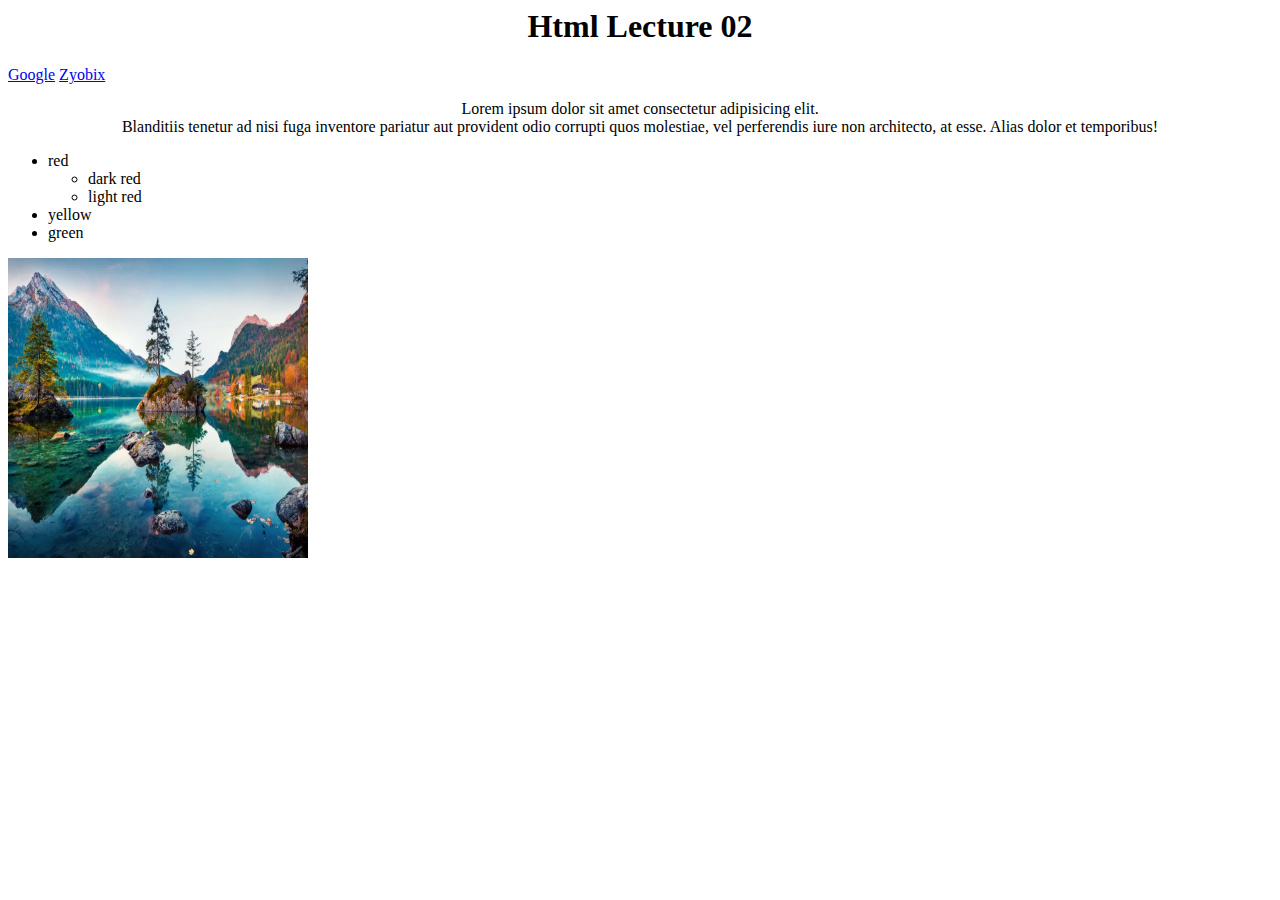
<file: Class 02/index.html>
<html>
  <head></head>

  <body>
    <center>
      <h1>Html Lecture 02</h1>
    </center>
    <a href="https://www.google.com/">Google</a>
    <a href="https://zyobix.netlify.app/" target="_blank">Zyobix</a>
    <center>
      <p>
        Lorem ipsum dolor sit amet consectetur adipisicing elit. <br />
        Blanditiis tenetur ad nisi fuga inventore pariatur aut provident odio
        corrupti quos molestiae, vel perferendis iure non architecto, at esse.
        Alias dolor et temporibus!
      </p>
    </center>
    <ul>
      <li>
        red
        <ul>
          <li>dark red</li>
          <li>light red</li>
        </ul>
      </li>
      <li>yellow</li>
      <li>green</li>
    </ul>

    <!-- <img
      src="https://img.freepik.com/free-photo/landscape-with-lake-sunset_395237-259.jpg?semt=ais_hybrid&w=740&q=80"
    /> -->
    <img src="./assets/nature.webp" alt="Kashmir" width="300" height="300" />
  </body>
</html>
</file>
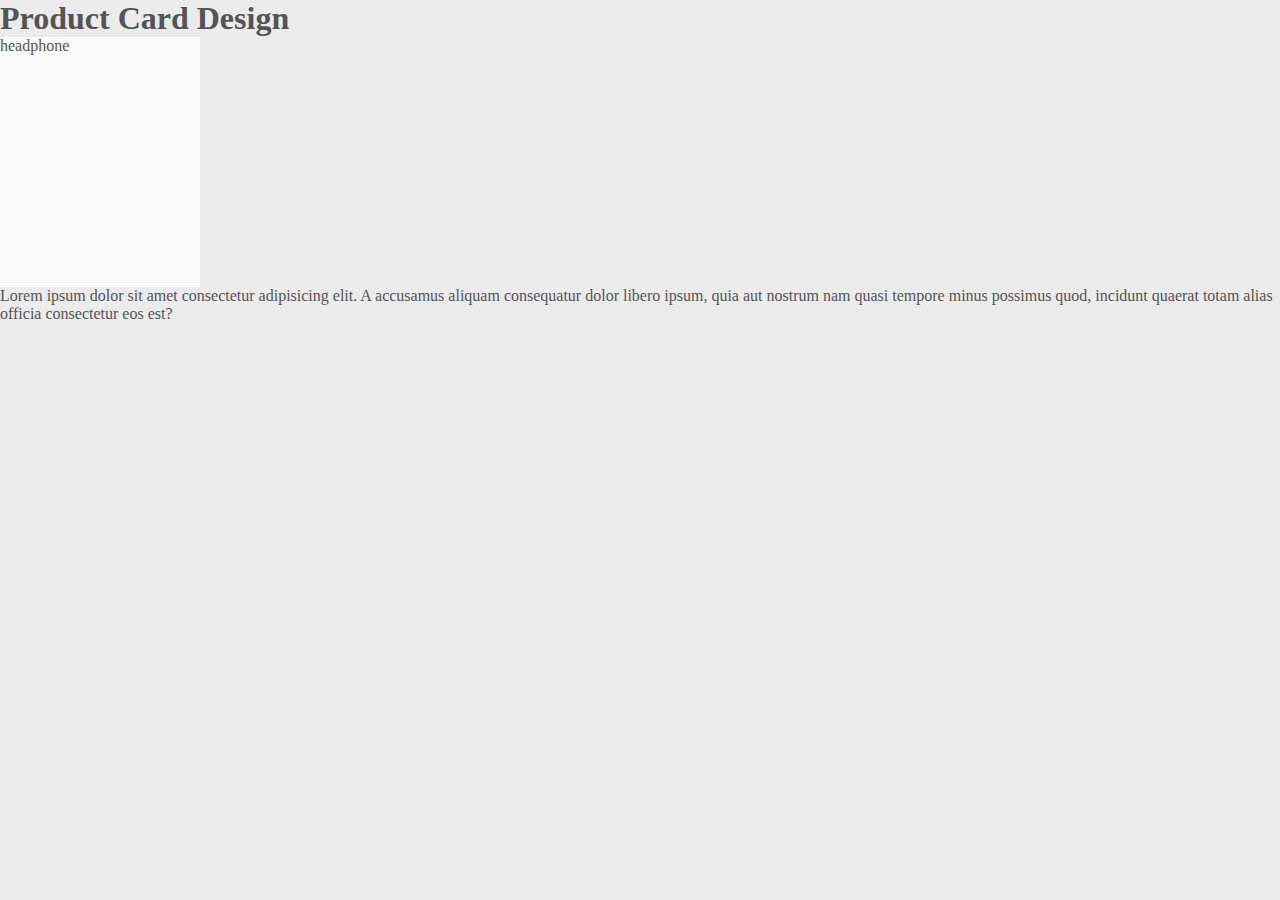
<file: Css/Class 06/index.html>
<!DOCTYPE html>
<html lang="en">
  <head>
    <meta charset="UTF-8" />
    <meta name="viewport" content="width=device-width, initial-scale=1.0" />
    <title>Document</title>
    <link rel="stylesheet" href="style.css" />
  </head>
  <body>
    <h1>Product Card Design</h1>
    <div class="productCard">headphone</div>
    <p>
      Lorem ipsum dolor sit amet consectetur adipisicing elit. A accusamus
      aliquam consequatur dolor libero ipsum, quia aut nostrum nam quasi tempore
      minus possimus quod, incidunt quaerat totam alias officia consectetur eos
      est?
    </p>
  </body>
</html>
</file>
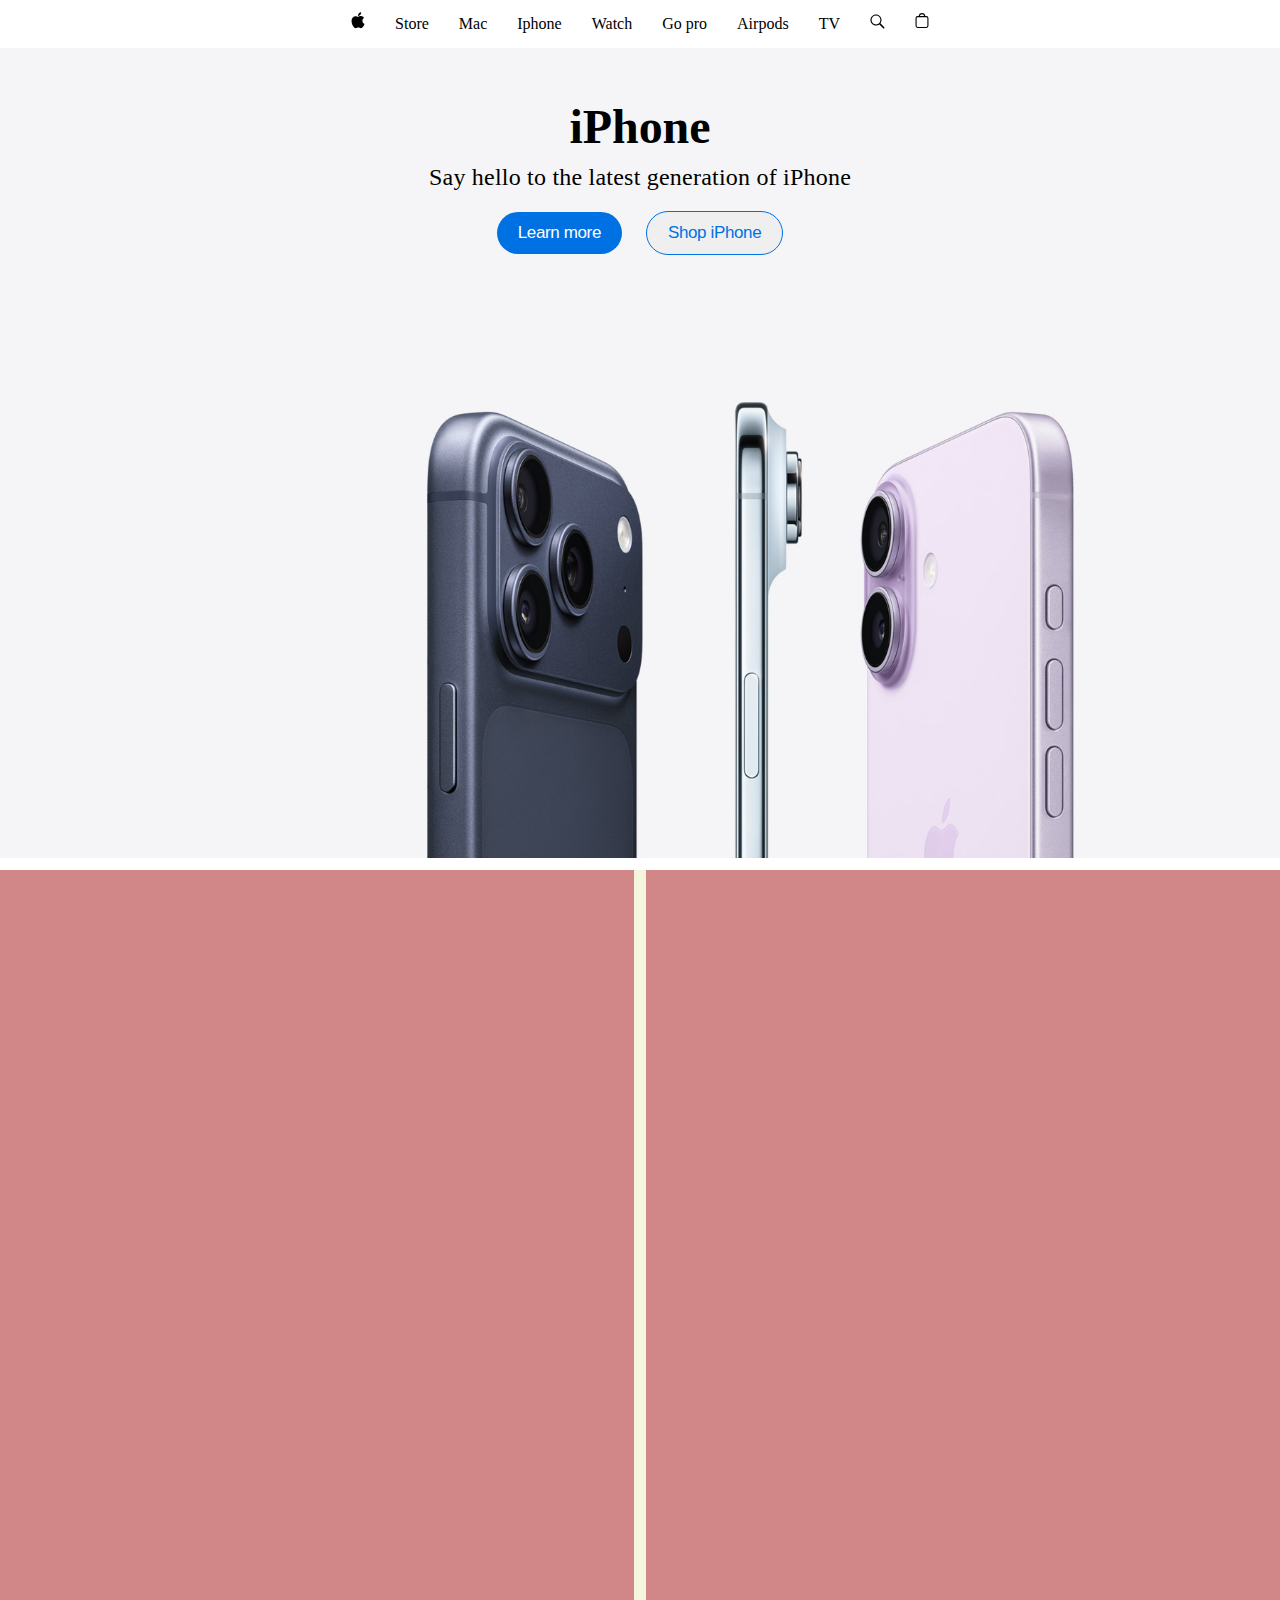
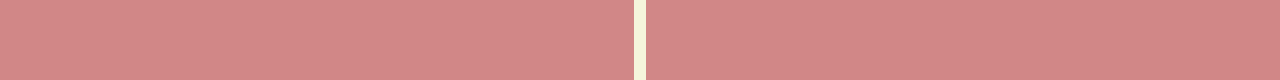
<file: Css/Class 09 (apple clone)/index.html>
<!DOCTYPE html>
<html lang="en">
  <head>
    <meta charset="UTF-8" />
    <meta name="viewport" content="width=device-width, initial-scale=1.0" />
    <title>Document</title>
    <link rel="stylesheet" href="style.css" />
  </head>
  <body>
    <header>
      <ul>
        <li>
          <svg
            height="44"
            viewBox="0 0 14 44"
            width="14"
            xmlns="http://www.w3.org/2000/svg"
          >
            <path
              d="m13.0729 17.6825a3.61 3.61 0 0 0 -1.7248 3.0365 3.5132 3.5132 0 0 0 2.1379 3.2223 8.394 8.394 0 0 1 -1.0948 2.2618c-.6816.9812-1.3943 1.9623-2.4787 1.9623s-1.3633-.63-2.613-.63c-1.2187 0-1.6525.6507-2.644.6507s-1.6834-.9089-2.4787-2.0243a9.7842 9.7842 0 0 1 -1.6628-5.2776c0-3.0984 2.014-4.7405 3.9969-4.7405 1.0535 0 1.9314.6919 2.5924.6919.63 0 1.6112-.7333 2.8092-.7333a3.7579 3.7579 0 0 1 3.1604 1.5802zm-3.7284-2.8918a3.5615 3.5615 0 0 0 .8469-2.22 1.5353 1.5353 0 0 0 -.031-.32 3.5686 3.5686 0 0 0 -2.3445 1.2084 3.4629 3.4629 0 0 0 -.8779 2.1585 1.419 1.419 0 0 0 .031.2892 1.19 1.19 0 0 0 .2169.0207 3.0935 3.0935 0 0 0 2.1586-1.1368z"
            ></path>
          </svg>
        </li>
        <li>Store</li>
        <li>Mac</li>
        <li>Iphone</li>
        <li>Watch</li>
        <li>Go pro</li>
        <li>Airpods</li>
        <li>TV</li>
        <li>
          <svg
            xmlns="http://www.w3.org/2000/svg"
            width="15px"
            height="44px"
            viewBox="0 0 15 44"
          >
            <path
              d="M14.298,27.202l-3.87-3.87c0.701-0.929,1.122-2.081,1.122-3.332c0-3.06-2.489-5.55-5.55-5.55c-3.06,0-5.55,2.49-5.55,5.55 c0,3.061,2.49,5.55,5.55,5.55c1.251,0,2.403-0.421,3.332-1.122l3.87,3.87c0.151,0.151,0.35,0.228,0.548,0.228 s0.396-0.076,0.548-0.228C14.601,27.995,14.601,27.505,14.298,27.202z M1.55,20c0-2.454,1.997-4.45,4.45-4.45 c2.454,0,4.45,1.997,4.45,4.45S8.454,24.45,6,24.45C3.546,24.45,1.55,22.454,1.55,20z"
            ></path>
          </svg>
        </li>
        <li>
          <svg
            height="44"
            viewBox="0 0 14 44"
            width="14"
            xmlns="http://www.w3.org/2000/svg"
          >
            <path
              d="m11.3535 16.0283h-1.0205a3.4229 3.4229 0 0 0 -3.333-2.9648 3.4229 3.4229 0 0 0 -3.333 2.9648h-1.02a2.1184 2.1184 0 0 0 -2.117 2.1162v7.7155a2.1186 2.1186 0 0 0 2.1162 2.1167h8.707a2.1186 2.1186 0 0 0 2.1168-2.1167v-7.7155a2.1184 2.1184 0 0 0 -2.1165-2.1162zm-4.3535-1.8652a2.3169 2.3169 0 0 1 2.2222 1.8652h-4.4444a2.3169 2.3169 0 0 1 2.2222-1.8652zm5.37 11.6969a1.0182 1.0182 0 0 1 -1.0166 1.0171h-8.7069a1.0182 1.0182 0 0 1 -1.0165-1.0171v-7.7155a1.0178 1.0178 0 0 1 1.0166-1.0166h8.707a1.0178 1.0178 0 0 1 1.0164 1.0166z"
            ></path>
          </svg>
        </li>
      </ul>
    </header>
    <!-- Hero section 1- iphone -->
    <section class="banner-section">
      <h1>iPhone</h1>
      <p>Say hello to the latest generation of iPhone</p>
      <div class="cta-btns-wrapper">
        <button class="filled-btn-blue">Learn more</button>
        <button class="outlined-btn-blue">Shop iPhone</button>
      </div>
    </section>
    <!-- hero section 2- Airpods -->
    <section class="items-section">
      <div></div>
      <div></div>
    </section>
  </body>
</html>
</file>
<file: Css/Class 06/style.css>
*{
    margin: 0;
    padding: 0;
    box-sizing: border-box;
}

body{
    background-color: rgb(235, 235, 235);
    color: rgb(84, 84, 84);

}

.productCard{
height: 250px;
width: 200px;
background-color: rgb(250, 250, 250);
}
</file>
<file: Css/Class 09 (apple clone)/style.css>
:root{
    --primary-color-blue: #0071e3
}

*{
    margin: 0;
    padding: 0;
    box-sizing: border-box;
}

header ul{
    display: flex;
    list-style-type: none;
    justify-content: center;
    align-items: center;
    gap: 30px;
}

.banner-section{
    height: 90vh;
    background-color: #f5f5f7;
    background-image: url("./assets/iphone-hero");
    background-size: cover;
    display: flex;
    flex-direction: column;
    align-items: center;
    padding-top: 53px;
    margin-bottom: 12px;
}

.banner-section h1{
    font-size: 48px;
    line-height: 1.08349;
    font-weight: 600;
    letter-spacing: -.002em;
    margin-bottom:10px
}

.banner-section p{
    font-size: 24px;
    line-height: 1.16667;
    font-weight: 400;
    letter-spacing: .009em;
    margin-bottom:20px
}

.filled-btn-blue{
    font-size: 17px;
    padding: 11px 21px;
    background-color: var(--primary-color-blue);
    line-height: 1.1764805882;
    font-weight: 400;
    letter-spacing: -0.022em;
    border-radius: 100px;
    border: none;
    color: white;
    margin-right: 20px;
}

.outlined-btn-blue{
    font-size: 17px;
    padding: 11px 21px;
    line-height: 1.1764805882;
    font-weight: 400;
    letter-spacing: -0.022em;
    border-radius: 100px;
    border: 1px solid var(--primary-color-blue);
    color: var(--primary-color-blue);
}

.items-section{
    height: 90vh;
    background-color: beige;
    display: flex;
    gap: 12px;
}

.items-section > div{
    height: 100%;
    width: 50%;
    background-color: rgb(209, 135, 135);
}
</file>
